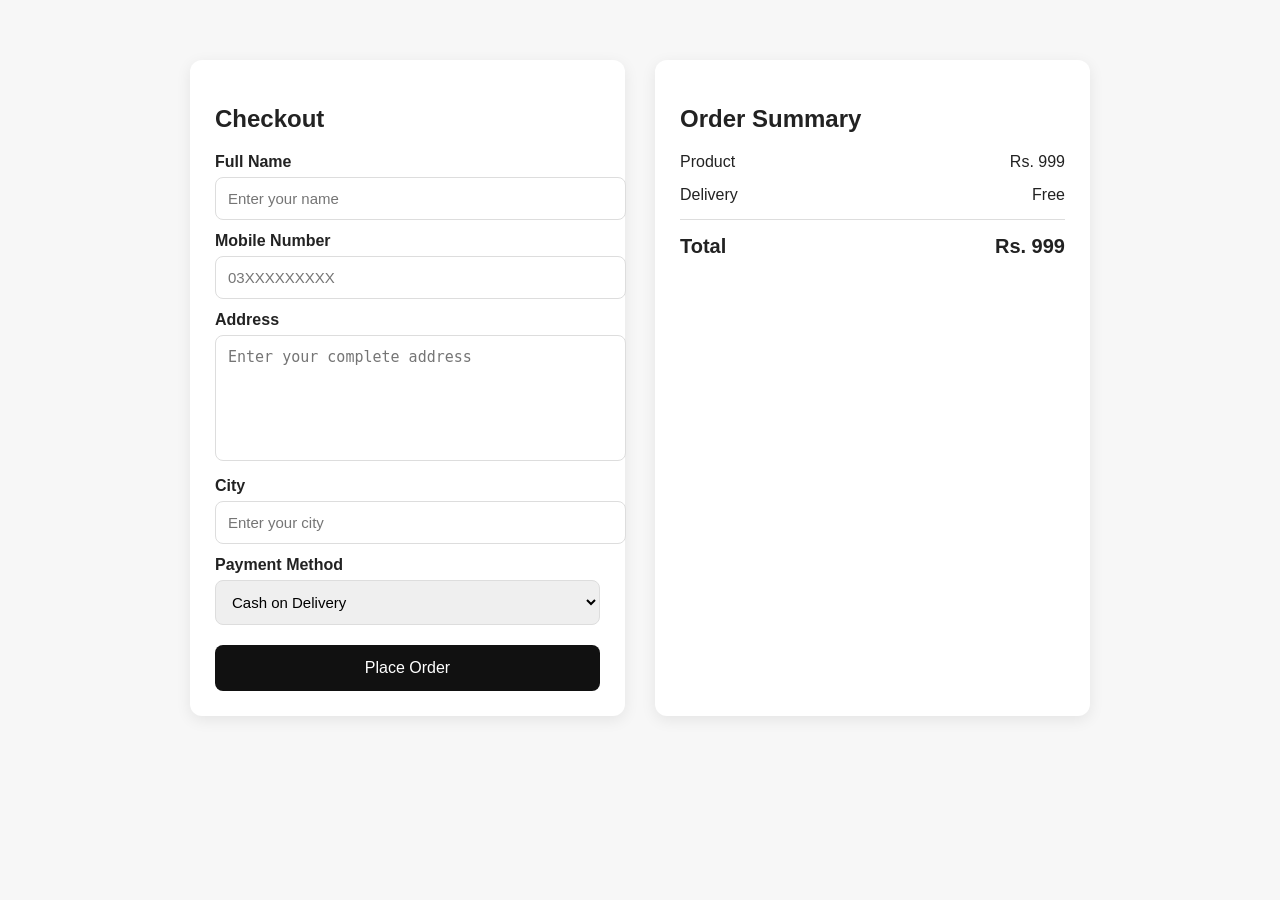
<file: checkout.html>
<!DOCTYPE html>
<html lang="en">
<head>
    <meta charset="UTF-8">
    <meta name="viewport" content="width=device-width, initial-scale=1.0">
    <title>Checkout - Yaseen Fashion Store</title>
    <link rel="stylesheet" href="style.css">
</head>

<body>

    <div class="checkout-container">

        <div class="checkout-box">
            <h2>Checkout</h2>

            <label>Full Name</label>
            <input type="text" placeholder="Enter your name">

            <label>Mobile Number</label>
            <input type="tel" placeholder="03XXXXXXXXX">

            <label>Address</label>
            <textarea placeholder="Enter your complete address"></textarea>

            <label>City</label>
            <input type="text" placeholder="Enter your city">

            <label>Payment Method</label>
            <select>
                <option>Cash on Delivery</option>
            </select>

           <button class="place-order-btn" onclick="placeOrder()">
             Place Order
            </button>       
           
            
                
        </div>

        <div class="order-summary">
            <h2>Order Summary</h2>

            <p>
                <span>Product</span>
                <span>Rs. 999</span>
            </p>

            <p>
                <span>Delivery</span>
                <span>Free</span>
            </p>

            <p class="total">
                <span>Total</span>
                <span>Rs. 999</span>
            </p>
        </div>

    </div>
    
    <script>
function placeOrder() {

    let name = document.querySelector('input[placeholder="Enter your name"]').value;
    let phone = document.querySelector('input[placeholder="03XXXXXXXXX"]').value;
    let address = document.querySelector('textarea').value;
    let city = document.querySelector('input[placeholder="Enter your city"]').value;

    let message =
        "🛍️ New Order - Yaseen Fashion Store%0A%0A" +
        "Name: " + name + "%0A" +
        "Mobile: " + phone + "%0A" +
        "Address: " + address + "%0A" +
        "City: " + city + "%0A" +
        "Total: Rs. 999";

    let whatsappNumber = "92+ 03111089742";

    window.open(
        "https://wa.me/" + whatsappNumber + "?text=" + message,
        "_blank"
    );
}
</script>
    

</body>
</html>
</file>
<file: style.css>
```css
* {
    margin: 0;
    padding: 0;
    box-sizing: border-box;
}

body {
    font-family: Arial, sans-serif;
    background: #f7f7f7;
    color: #222;
}

/* HEADER */

.header {
    background: #111;
    color: white;
    padding: 18px 6%;
    display: flex;
    align-items: center;
    justify-content: space-between;
    gap: 20px;
}

.logo {
    font-size: 22px;
    font-weight: bold;
}

nav {
    display: flex;
    gap: 25px;
}

nav a {
    color: white;
    text-decoration: none;
    font-size: 15px;
}


/* HERO */

.hero {
    min-height: 500px;
    background:
        linear-gradient(rgba(0,0,0,0.55), rgba(0,0,0,0.55)),
        url("https://images.unsplash.com/photo-1445205170230-053b83016050?auto=format&fit=crop&w=1600&q=80");

    background-size: cover;
    background-position: center;

    display: flex;
    align-items: center;
    justify-content: center;

    text-align: center;
    color: white;
}

.hero-content h1 {
    font-size: 50px;
    margin-bottom: 15px;
}

.hero-content p {
    font-size: 18px;
    margin-bottom: 30px;
}

.shop-btn {
    display: inline-block;
    background: white;
    color: #111;
    padding: 13px 28px;
    text-decoration: none;
    border-radius: 5px;
    font-weight: bold;
}


/* CATEGORIES */

.categories {
    padding: 60px 6%;
    text-align: center;
}

.categories h2,
.products-section h2,
.about h2,
.contact h2 {
    font-size: 32px;
    margin-bottom: 30px;
}

.category-box {
    display: grid;
    grid-template-columns: repeat(4, 1fr);
    gap: 20px;
}

.category-box div {
    background: white;
    padding: 35px 15px;
    border-radius: 10px;
    font-size: 18px;
    font-weight: bold;
    box-shadow: 0 3px 15px rgba(0,0,0,0.08);
}


/* PRODUCTS */

.products-section {
    padding: 60px 6%;
    text-align: center;
}

.products {
    display: grid;
    grid-template-columns: repeat(3, 1fr);
    gap: 25px;
}

.product-card {
    background: white;
    padding: 15px;
    border-radius: 10px;
    box-shadow: 0 3px 15px rgba(0,0,0,0.08);
    text-align: left;
    overflow: hidden;
}

.product-card img {
    width: 100%;
    height: 350px;
    object-fit: cover;
    border-radius: 8px;
}

.product-card h3 {
    margin: 15px 0 8px;
}

.price {
    font-weight: bold;
    font-size: 18px;
    margin-bottom: 15px;
}

.view-btn {
    display: inline-block;
    background: #111;
    color: white;
    text-decoration: none;
    padding: 10px 18px;
    border-radius: 5px;
}


/* PRODUCT PAGE */

.product-page {
    max-width: 1200px;
    margin: 50px auto;
    padding: 30px;

    display: flex;
    gap: 50px;

    background: white;
    border-radius: 12px;
}

.product-image {
    width: 50%;
}

.product-image .product-img {
    width: 100%;
    max-width: 550px;
    height: 550px;

    object-fit: contain;
    display: block;

    border-radius: 12px;
}

.product-info {
    width: 50%;
}

.product-info h1 {
    font-size: 36px;
    margin-bottom: 15px;
}

.product-info .price {
    font-size: 26px;
    font-weight: bold;
    margin-bottom: 20px;
}

.product-info p {
    line-height: 1.6;
}


/* COLORS AND SIZES */

.colors,
.sizes {
    display: flex;
    flex-wrap: wrap;
    gap: 10px;
    margin: 15px 0;
}

.colors button,
.sizes button {
    padding: 10px 18px;
    border: 1px solid #222;
    background: white;
    color: #222;

    cursor: pointer;
    border-radius: 5px;

    font-size: 15px;
}

.colors button:hover,
.sizes button:hover {
    background: #111;
    color: white;
}


/* QUANTITY */

.quantity {
    display: flex;
    align-items: center;
    gap: 15px;
    margin: 15px 0 25px;
}

.quantity button {
    width: 40px;
    height: 40px;

    font-size: 22px;
    cursor: pointer;

    border: 1px solid #222;
    background: white;
    border-radius: 5px;
}

.quantity span {
    font-size: 20px;
    font-weight: bold;
}


/* ADD TO CART */

.add-cart {
    width: 100%;
    padding: 15px;

    background: #111;
    color: white;

    border: none;
    border-radius: 5px;

    font-size: 17px;
    cursor: pointer;
}

.add-cart:hover {
    background: #333;
}


/* RELATED PRODUCTS */

.related-products {
    padding: 50px 6%;
    text-align: center;
}

.related-products h2 {
    font-size: 32px;
    margin-bottom: 30px;
}

.product-grid {
    display: grid;
    grid-template-columns: repeat(3, 1fr);
    gap: 25px;
}

.product-grid .product-card {
    width: 100%;
    max-width: none;
}

.product-grid .product-card .product-img {
    width: 100% !important;
    max-width: 100% !important;
    height: 300px !important;

    object-fit: cover;
    display: block;
}


/* ABOUT */

.about {
    background: white;
    padding: 70px 10%;
    text-align: center;
}

.about p {
    max-width: 700px;
    margin: auto;
    line-height: 1.7;
}


/* CONTACT */

.contact {
    padding: 60px 10%;
    text-align: center;
}

.contact p {
    margin: 10px;
}


/* FOOTER */

footer {
    background: #111;
    color: white;
    text-align: center;
    padding: 25px;
}


/* CART PAGE */

.cart-page {
    max-width: 1100px;
    margin: 50px auto;
    padding: 20px;
}

.cart-page h1 {
    text-align: center;
    margin-bottom: 40px;
}

.cart-item {
    display: flex;
    gap: 25px;

    background: white;
    padding: 20px;

    border-radius: 10px;
    margin-bottom: 30px;
}

.cart-item img {
    width: 150px;
    height: 180px;
    object-fit: cover;
    border-radius: 8px;
}

.cart-details {
    flex: 1;
}

.cart-details h2 {
    margin-bottom: 15px;
}

.cart-details p {
    margin: 8px 0;
}

.cart-quantity {
    display: flex;
    align-items: center;
    gap: 15px;
    margin: 20px 0;
}

.cart-quantity button {
    width: 38px;
    height: 38px;
    font-size: 20px;
    cursor: pointer;
}

.cart-quantity span {
    font-size: 18px;
    font-weight: bold;
}

.remove-btn {
    background: #d00;
    color: white;
    border: none;
    padding: 10px 18px;
    border-radius: 5px;
    cursor: pointer;
}

.cart-summary {
    background: white;
    padding: 25px;
    border-radius: 10px;
    max-width: 450px;
    margin-left: auto;
}

.cart-summary h2 {
    margin-bottom: 20px;
}

.cart-summary p {
    margin: 12px 0;
}

.cart-summary h3 {
    margin: 20px 0;
    font-size: 22px;
}

.checkout-btn {
    display: block;
    text-align: center;
    background: #111;
    color: white;
    text-decoration: none;
    padding: 14px;
    border-radius: 5px;
}


/* CHECKOUT */

.checkout-container {
    max-width: 900px;
    margin: 40px auto;
    padding: 20px;

    display: grid;
    grid-template-columns: 1fr 1fr;
    gap: 30px;
}

.checkout-box,
.order-summary {
    background: white;
    padding: 25px;
    border-radius: 12px;

    box-shadow: 0 4px 15px rgba(0,0,0,0.08);
}

.checkout-box h2,
.order-summary h2 {
    margin-bottom: 20px;
}

.checkout-box label {
    display: block;
    margin: 12px 0 6px;
    font-weight: 600;
}

.checkout-box input,
.checkout-box textarea,
.checkout-box select {
    width: 100%;
    padding: 12px;

    border: 1px solid #ddd;
    border-radius: 8px;

    font-size: 15px;
}

.checkout-box textarea {
    height: 100px;
    resize: none;
}

.place-order-btn {
    width: 100%;
    margin-top: 20px;
    padding: 14px;

    border: none;
    border-radius: 8px;

    background: #111;
    color: white;

    font-size: 16px;
    cursor: pointer;
}

.place-order-btn:hover {
    background: #333;
}

.order-summary p {
    display: flex;
    justify-content: space-between;
    margin: 15px 0;
}

.total {
    border-top: 1px solid #ddd;
    padding-top: 15px;

    font-size: 20px;
    font-weight: bold;
}


/* MOBILE */

@media (max-width: 768px) {

    .header {
        flex-direction: column;
    }

    nav {
        flex-wrap: wrap;
        justify-content: center;
    }

    .hero {
        min-height: 400px;
    }

    .hero-content h1 {
        font-size: 35px;
    }

    .category-box {
        grid-template-columns: repeat(2, 1fr);
    }

    .products {
        grid-template-columns: 1fr;
    }

    .product-page {
        flex-direction: column;
        margin: 20px auto;
        padding: 20px;
        gap: 25px;
    }

    .product-image,
    .product-info {
        width: 100%;
    }

    .product-image .product-img {
        width: 100%;
        height: auto;
        max-width: 100%;
    }

    .product-info h1 {
        font-size: 28px;
    }

    .product-grid {
        grid-template-columns: 1fr;
    }

    .product-grid .product-card .product-img {
        width: 100% !important;
        height: auto !important;
    }

    .cart-item {
        flex-direction: column;
    }

    .cart-item img {
        width: 100%;
        height: 300px;
    }

    .cart-summary {
        max-width: 100%;
    }

    .checkout-container {
        grid-template-columns: 1fr;
        margin: 20px auto;
    }
}
```
</file>
